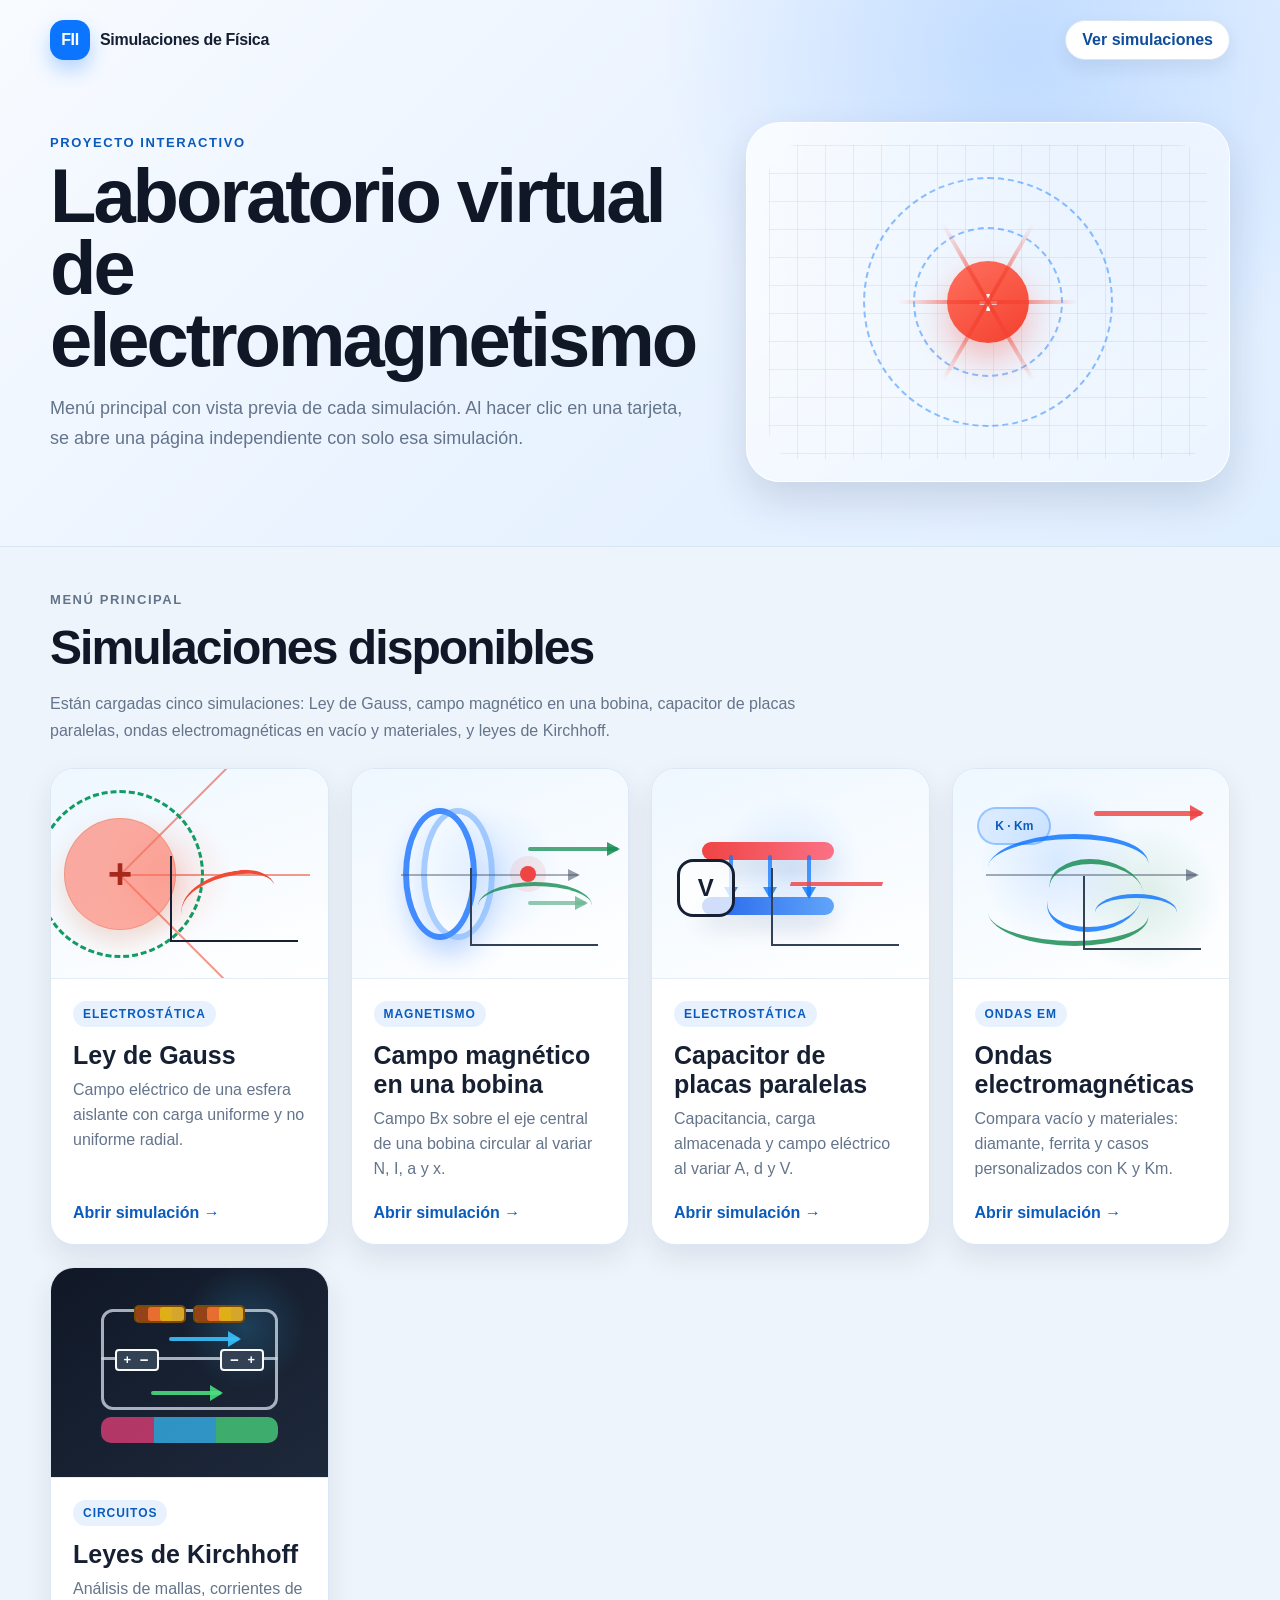
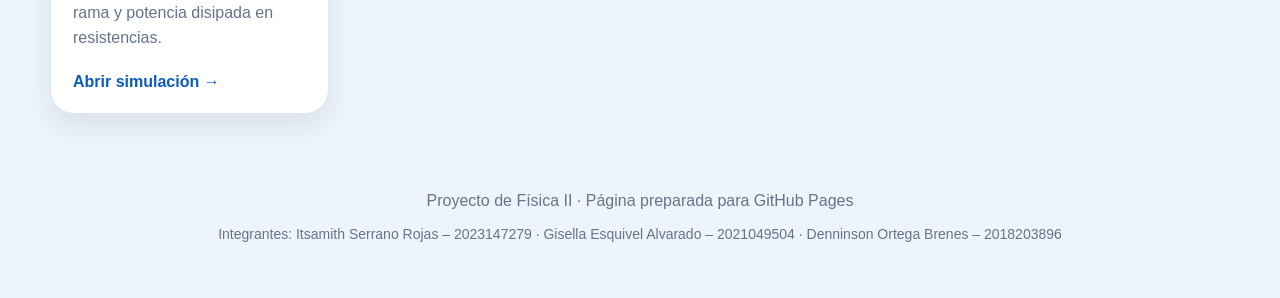
<file: index.html>
<!DOCTYPE html>
<html lang="es">
<head>
  <meta charset="UTF-8">
  <meta name="viewport" content="width=device-width, initial-scale=1.0">
  <title>Simulaciones de Física II</title>
  <meta name="description" content="Menú principal de simulaciones interactivas de Física II.">
  <link rel="stylesheet" href="style.css">
</head>
<body>
  <header class="site-header">
    <nav class="topbar contenedor-ancho" aria-label="Navegación principal">
      <a class="brand" href="index.html" aria-label="Ir al inicio">
        <span class="brand-mark">FII</span>
        <span>Simulaciones de Física</span>
      </a>
      <a class="topbar-link" href="#simulaciones">Ver simulaciones</a>
    </nav>

    <section class="hero contenedor-ancho">
      <div class="hero-texto">
        <p class="etiqueta">Proyecto interactivo</p>
        <h1>Laboratorio virtual de electromagnetismo</h1>
        <p>
          Menú principal con vista previa de cada simulación. Al hacer clic en una tarjeta,
          se abre una página independiente con solo esa simulación.
        </p>
      </div>

      <div class="hero-panel" aria-hidden="true">
        <div class="orbita orbita-uno"></div>
        <div class="orbita orbita-dos"></div>
        <div class="nucleo">+</div>
        <div class="campo campo-a"></div>
        <div class="campo campo-b"></div>
        <div class="campo campo-c"></div>
      </div>
    </section>
  </header>

  <main class="contenedor-ancho seccion" id="simulaciones">
    <div class="seccion-titulo">
      <p class="etiqueta">Menú principal</p>
      <h2>Simulaciones disponibles</h2>
      <p>
        Están cargadas cinco simulaciones: Ley de Gauss, campo magnético en una bobina,
        capacitor de placas paralelas, ondas electromagnéticas en vacío y materiales, y leyes de Kirchhoff.
      </p>
    </div>

    <section class="grid-simulaciones" aria-label="Listado de simulaciones">
      <a class="sim-card activa" href="gauss.html">
        <div class="preview preview-gauss">
          <span class="preview-linea linea-1"></span>
          <span class="preview-linea linea-2"></span>
          <span class="preview-linea linea-3"></span>
          <span class="preview-esfera"></span>
          <span class="preview-gaussiana"></span>
          <span class="preview-grafica"></span>
        </div>
        <div class="card-body">
          <span class="card-tag">Electrostática</span>
          <h3>Ley de Gauss</h3>
          <p>Campo eléctrico de una esfera aislante con carga uniforme y no uniforme radial.</p>
          <span class="abrir">Abrir simulación →</span>
        </div>
      </a>

      <a class="sim-card activa" href="campo.html">
        <div class="preview preview-bobina">
          <span class="bobina-aro"></span>
          <span class="bobina-aro bobina-aro-dos"></span>
          <span class="bobina-eje"></span>
          <span class="bobina-punto"></span>
          <span class="bobina-flecha flecha-uno"></span>
          <span class="bobina-flecha flecha-dos"></span>
          <span class="bobina-grafica"></span>
        </div>
        <div class="card-body">
          <span class="card-tag">Magnetismo</span>
          <h3>Campo magnético en una bobina</h3>
          <p>Campo Bx sobre el eje central de una bobina circular al variar N, I, a y x.</p>
          <span class="abrir">Abrir simulación →</span>
        </div>
      </a>

      <a class="sim-card activa" href="capacitor.html">
        <div class="preview preview-capacitor">
          <span class="capacitor-placa placa-superior"></span>
          <span class="capacitor-placa placa-inferior"></span>
          <span class="capacitor-campo campo-uno"></span>
          <span class="capacitor-campo campo-dos"></span>
          <span class="capacitor-campo campo-tres"></span>
          <span class="capacitor-fuente"></span>
          <span class="capacitor-grafica"></span>
        </div>
        <div class="card-body">
          <span class="card-tag">Electrostática</span>
          <h3>Capacitor de placas paralelas</h3>
          <p>Capacitancia, carga almacenada y campo eléctrico al variar A, d y V.</p>
          <span class="abrir">Abrir simulación →</span>
        </div>
      </a>

      <a class="sim-card activa" href="ondas.html">
        <div class="preview preview-ondas">
          <span class="onda-eje"></span>
          <span class="onda-seno onda-electrica"></span>
          <span class="onda-seno onda-magnetica"></span>
          <span class="onda-medio"></span>
          <span class="onda-flecha"></span>
          <span class="onda-grafica"></span>
        </div>
        <div class="card-body">
          <span class="card-tag">Ondas EM</span>
          <h3>Ondas electromagnéticas</h3>
          <p>Compara vacío y materiales: diamante, ferrita y casos personalizados con K y Km.</p>
          <span class="abrir">Abrir simulación →</span>
        </div>
      </a>

      <a class="sim-card activa" href="kirchhoff.html">
        <div class="preview preview-kirchhoff">
          <span class="circuito-cable cable-exterior"></span>
          <span class="circuito-cable cable-medio"></span>
          <span class="circuito-resistencia r-uno"></span>
          <span class="circuito-resistencia r-dos"></span>
          <span class="circuito-bateria bat-uno"></span>
          <span class="circuito-bateria bat-dos"></span>
          <span class="circuito-flecha flecha-circuito-uno"></span>
          <span class="circuito-flecha flecha-circuito-dos"></span>
          <span class="circuito-panel"></span>
        </div>
        <div class="card-body">
          <span class="card-tag">Circuitos</span>
          <h3>Leyes de Kirchhoff</h3>
          <p>Análisis de mallas, corrientes de rama y potencia disipada en resistencias.</p>
          <span class="abrir">Abrir simulación →</span>
        </div>
      </a>
    </section>
  </main>

  <footer class="footer contenedor-ancho">
    <p>Proyecto de Física II · Página preparada para GitHub Pages</p>
    <p class="footer-integrantes">Integrantes: Itsamith Serrano Rojas – 2023147279 · Gisella Esquivel Alvarado – 2021049504 · Denninson Ortega Brenes – 2018203896</p>
  </footer>
</body>
</html>
</file>
<file: style.css>
:root {
  --azul: #0b75ff;
  --azul-oscuro: #075ecf;
  --azul-suave: #e8f2ff;
  --texto: #172033;
  --muted: #64748b;
  --linea: #dbe4ef;
  --fondo: #eef4fb;
  --tarjeta: #ffffff;
  --sombra: 0 18px 42px rgba(15, 35, 70, 0.14);
  --radio: 24px;
}

* {
  box-sizing: border-box;
}

html {
  scroll-behavior: smooth;
}

body {
  margin: 0;
  font-family: Arial, Helvetica, sans-serif;
  background: var(--fondo);
  color: var(--texto);
}

a {
  color: inherit;
  text-decoration: none;
}

.contenedor-ancho {
  width: min(1180px, 94%);
  margin: 0 auto;
}

.site-header {
  position: relative;
  overflow: hidden;
  background:
    radial-gradient(circle at 80% 10%, rgba(11, 117, 255, 0.18), transparent 32%),
    linear-gradient(135deg, #f8fbff 0%, #eaf3ff 48%, #dfeeff 100%);
  border-bottom: 1px solid #d8e5f5;
}

.topbar {
  display: flex;
  align-items: center;
  justify-content: space-between;
  gap: 18px;
  padding: 20px 0;
}

.topbar-sim {
  padding-top: 16px;
  padding-bottom: 6px;
}

.brand {
  display: inline-flex;
  align-items: center;
  gap: 10px;
  font-weight: 800;
  letter-spacing: -0.02em;
}

.brand-mark {
  display: grid;
  place-items: center;
  width: 40px;
  height: 40px;
  border-radius: 14px;
  background: var(--azul);
  color: white;
  box-shadow: 0 10px 20px rgba(11, 117, 255, 0.28);
}

.topbar-link {
  display: inline-flex;
  align-items: center;
  justify-content: center;
  min-height: 40px;
  padding: 0 16px;
  border-radius: 999px;
  background: white;
  border: 1px solid #d8e5f5;
  color: #0f4c9a;
  font-weight: 700;
  box-shadow: 0 8px 18px rgba(15, 35, 70, 0.08);
}

.hero {
  display: grid;
  grid-template-columns: 1.15fr 0.85fr;
  align-items: center;
  gap: 42px;
  padding: 42px 0 64px;
}

.etiqueta {
  display: inline-flex;
  align-items: center;
  gap: 8px;
  margin: 0 0 10px;
  color: #0b5bbd;
  font-size: 13px;
  font-weight: 800;
  text-transform: uppercase;
  letter-spacing: 0.12em;
}

.hero h1,
.seccion-titulo h2,
.encabezado h1 {
  margin: 0;
  letter-spacing: -0.04em;
  color: #101827;
}

.hero h1 {
  max-width: 760px;
  font-size: clamp(42px, 6vw, 76px);
  line-height: 0.95;
}

.hero p:not(.etiqueta),
.seccion-titulo p,
.encabezado p {
  color: var(--muted);
  line-height: 1.65;
}

.hero p:not(.etiqueta) {
  max-width: 660px;
  font-size: 18px;
}

.hero-panel {
  position: relative;
  min-height: 360px;
  border-radius: 34px;
  background: linear-gradient(145deg, rgba(255,255,255,0.8), rgba(255,255,255,0.35));
  border: 1px solid rgba(255,255,255,0.9);
  box-shadow: var(--sombra);
  overflow: hidden;
}

.hero-panel::before {
  content: "";
  position: absolute;
  inset: 22px;
  border-radius: 28px;
  background:
    linear-gradient(90deg, rgba(15, 76, 154, 0.08) 1px, transparent 1px),
    linear-gradient(rgba(15, 76, 154, 0.08) 1px, transparent 1px);
  background-size: 28px 28px;
}

.orbita,
.nucleo,
.campo {
  position: absolute;
  left: 50%;
  top: 50%;
  transform: translate(-50%, -50%);
}

.orbita {
  border: 2px dashed rgba(11, 117, 255, 0.45);
  border-radius: 50%;
}

.orbita-uno {
  width: 150px;
  height: 150px;
}

.orbita-dos {
  width: 250px;
  height: 250px;
}

.nucleo {
  display: grid;
  place-items: center;
  width: 82px;
  height: 82px;
  border-radius: 50%;
  background: linear-gradient(145deg, #ff715f, #f43f2e);
  color: white;
  font-size: 34px;
  font-weight: 900;
  box-shadow: 0 16px 34px rgba(244, 63, 46, 0.32);
}

.campo {
  width: 180px;
  height: 4px;
  background: linear-gradient(90deg, transparent, rgba(244, 63, 46, 0.85), transparent);
  border-radius: 999px;
}

.campo-a { transform: translate(-50%, -50%) rotate(0deg); }
.campo-b { transform: translate(-50%, -50%) rotate(60deg); }
.campo-c { transform: translate(-50%, -50%) rotate(-60deg); }

.seccion {
  padding: 42px 0 34px;
}

.seccion-titulo {
  max-width: 760px;
  margin-bottom: 24px;
}

.seccion-titulo h2 {
  font-size: clamp(30px, 4vw, 48px);
}

.grid-simulaciones {
  display: grid;
  grid-template-columns: repeat(3, minmax(0, 1fr));
  gap: 22px;
}

.sim-card {
  display: flex;
  min-height: 430px;
  flex-direction: column;
  overflow: hidden;
  border-radius: var(--radio);
  background: var(--tarjeta);
  border: 1px solid #dce8f6;
  box-shadow: 0 12px 28px rgba(15, 35, 70, 0.09);
  transition: transform 180ms ease, box-shadow 180ms ease, border-color 180ms ease;
}

.sim-card.activa:hover {
  transform: translateY(-6px);
  border-color: rgba(11, 117, 255, 0.48);
  box-shadow: 0 22px 50px rgba(15, 35, 70, 0.17);
}

.sim-card.pendiente {
  opacity: 0.72;
}

.preview {
  position: relative;
  min-height: 210px;
  overflow: hidden;
  background: linear-gradient(160deg, #eef7ff, #ffffff);
  border-bottom: 1px solid #e2edf8;
}

.preview-gauss {
  background:
    radial-gradient(circle at 42% 52%, rgba(255, 112, 92, 0.18), transparent 34%),
    linear-gradient(160deg, #eef7ff, #ffffff);
}

.preview-esfera {
  position: absolute;
  left: 25%;
  top: 50%;
  width: 112px;
  height: 112px;
  transform: translate(-50%, -50%);
  border-radius: 50%;
  background: rgba(255, 112, 92, 0.58);
  box-shadow: inset 0 0 0 1px rgba(194, 65, 12, 0.2), 0 12px 26px rgba(194, 65, 12, 0.18);
}

.preview-esfera::after {
  content: "+";
  position: absolute;
  inset: 0;
  display: grid;
  place-items: center;
  color: #a6291d;
  font-size: 42px;
  font-weight: 900;
}

.preview-gaussiana {
  position: absolute;
  left: 25%;
  top: 50%;
  width: 168px;
  height: 168px;
  transform: translate(-50%, -50%);
  border: 3px dashed #129b62;
  border-radius: 50%;
}

.preview-linea {
  position: absolute;
  left: 25%;
  top: 50%;
  width: 190px;
  height: 2px;
  transform-origin: left center;
  background: rgba(235, 70, 45, 0.55);
}

.linea-1 { transform: rotate(0deg); }
.linea-2 { transform: rotate(45deg); }
.linea-3 { transform: rotate(-45deg); }

.preview-grafica {
  position: absolute;
  right: 30px;
  bottom: 36px;
  width: 128px;
  height: 86px;
  border-left: 2px solid #172033;
  border-bottom: 2px solid #172033;
}

.preview-grafica::before {
  content: "";
  position: absolute;
  left: 8px;
  bottom: 12px;
  width: 96px;
  height: 52px;
  border-radius: 70% 40% 45% 15%;
  border-top: 4px solid #ef4b35;
  transform: rotate(-8deg);
}

.preview-placeholder {
  display: grid;
  place-items: center;
  background: linear-gradient(160deg, #f5f7fb, #ffffff);
}

.preview-placeholder span {
  position: absolute;
  width: 110px;
  height: 110px;
  border-radius: 50%;
  border: 2px solid rgba(100, 116, 139, 0.26);
}

.preview-placeholder span:nth-child(1) { transform: translateX(-50px); }
.preview-placeholder span:nth-child(2) { transform: translateX(28px) scale(0.75); }
.preview-placeholder span:nth-child(3) { transform: translate(80px, 30px) scale(0.45); }

.card-body {
  display: flex;
  flex: 1;
  flex-direction: column;
  padding: 22px;
}

.card-tag {
  width: fit-content;
  padding: 6px 10px;
  border-radius: 999px;
  background: var(--azul-suave);
  color: #0b5bbd;
  font-size: 12px;
  font-weight: 800;
  text-transform: uppercase;
  letter-spacing: 0.08em;
}

.card-body h3 {
  margin: 14px 0 8px;
  font-size: 25px;
}

.card-body p {
  margin: 0;
  color: var(--muted);
  line-height: 1.55;
}

.abrir {
  margin-top: auto;
  padding-top: 22px;
  color: #0b5bbd;
  font-weight: 800;
}

.footer {
  padding: 28px 0 42px;
  color: var(--muted);
  text-align: center;
}

/* Página de simulación */
.pagina-simulacion {
  background:
    radial-gradient(circle at 15% 0%, rgba(11, 117, 255, 0.12), transparent 28%),
    var(--fondo);
}

.contenedor {
  width: min(1220px, 96%);
  margin: 0 auto;
  padding: 24px 0 40px;
}

.encabezado {
  text-align: center;
  margin-bottom: 18px;
}

.encabezado-sim {
  max-width: 860px;
  margin-left: auto;
  margin-right: auto;
}

.encabezado h1 {
  font-size: clamp(30px, 4vw, 48px);
}

.zona-principal {
  display: grid;
  grid-template-columns: 790px minmax(320px, 1fr);
  gap: 18px;
  align-items: start;
}

.tarjeta {
  background: white;
  border: 1px solid #dce8f6;
  border-radius: 20px;
  box-shadow: var(--sombra);
}

.canvas-card {
  padding: 10px;
  overflow-x: auto;
}

#canvas-container canvas {
  display: block;
  border-radius: 16px;
}

.panel-lateral {
  padding: 20px;
}

.bloque {
  border-bottom: 1px solid #e2e8f0;
  padding-bottom: 18px;
  margin-bottom: 18px;
}

.bloque:last-child {
  border-bottom: none;
  margin-bottom: 0;
  padding-bottom: 0;
}

.bloque h2 {
  margin: 0 0 14px;
  font-size: 20px;
}

label {
  display: flex;
  justify-content: space-between;
  gap: 10px;
  font-size: 14px;
  margin-top: 12px;
}

label span {
  font-weight: bold;
  color: #0b69d1;
}

select {
  width: 100%;
  padding: 10px;
  border: 1px solid #cbd5e1;
  border-radius: 10px;
  margin: 8px 0 10px;
  font-weight: bold;
  background: #f8fafc;
}

input[type="range"] {
  width: 100%;
  margin: 8px 0 10px;
  accent-color: var(--azul);
}

button {
  width: 100%;
  border: none;
  background: var(--azul);
  color: white;
  padding: 10px 12px;
  margin-top: 8px;
  border-radius: 10px;
  cursor: pointer;
  font-weight: bold;
}

button:hover {
  background: var(--azul-oscuro);
}

.datos p {
  margin: 8px 0;
  font-size: 14px;
}

.datos span {
  color: #4a5568;
}

.caso {
  margin-top: 12px !important;
  padding: 10px;
  border-radius: 10px;
  background: #eef6ff;
  color: #075ecf;
  font-weight: bold;
}

.formulas p {
  margin: 10px 0 6px;
  font-size: 14px;
}

.formula {
  background: #f7fafc;
  border-left: 4px solid var(--azul);
  padding: 10px;
  border-radius: 8px;
  margin-bottom: 10px;
  font-family: "Courier New", monospace;
  font-size: 14px;
  line-height: 1.5;
}

.nota {
  background: #fff7ed;
  padding: 10px;
  border-radius: 10px;
  color: #9a3412;
}

@media (max-width: 1050px) {
  .hero,
  .zona-principal {
    grid-template-columns: 1fr;
  }

  .hero-panel {
    min-height: 280px;
  }

  .grid-simulaciones {
    grid-template-columns: repeat(2, minmax(0, 1fr));
  }
}

@media (max-width: 680px) {
  .topbar {
    align-items: flex-start;
    flex-direction: column;
  }

  .grid-simulaciones {
    grid-template-columns: 1fr;
  }

  .sim-card {
    min-height: 0;
  }

  .hero {
    padding-top: 26px;
  }
}

.placeholder-page h1 {
  margin: 0;
  font-size: clamp(34px, 5vw, 58px);
  letter-spacing: -0.04em;
  color: #101827;
}

.placeholder-box {
  max-width: 820px;
  padding: 26px;
}


/* Ajustes para varias simulaciones */
.grid-dos {
  grid-template-columns: repeat(2, minmax(0, 1fr));
}

#canvas-container-campo canvas {
  display: block;
  border-radius: 16px;
}

/* Vista previa de la bobina */
.preview-bobina {
  background:
    radial-gradient(circle at 50% 50%, rgba(0, 110, 255, 0.10), transparent 40%),
    linear-gradient(160deg, #eef7ff, #ffffff);
}

.bobina-aro,
.bobina-aro-dos {
  position: absolute;
  left: 32%;
  top: 50%;
  width: 74px;
  height: 132px;
  transform: translate(-50%, -50%);
  border: 6px solid rgba(0, 100, 255, 0.72);
  border-radius: 50%;
  box-shadow: 0 14px 28px rgba(0, 100, 255, 0.16);
}

.bobina-aro-dos {
  left: calc(32% + 18px);
  border-color: rgba(75, 150, 255, 0.46);
}

.bobina-eje {
  position: absolute;
  left: 18%;
  top: 50%;
  width: 64%;
  height: 2px;
  background: rgba(70, 80, 100, 0.45);
}

.bobina-eje::after {
  content: "";
  position: absolute;
  right: -2px;
  top: -5px;
  border-left: 12px solid rgba(70, 80, 100, 0.55);
  border-top: 6px solid transparent;
  border-bottom: 6px solid transparent;
}

.bobina-punto {
  position: absolute;
  left: 64%;
  top: 50%;
  width: 16px;
  height: 16px;
  transform: translate(-50%, -50%);
  border-radius: 50%;
  background: #ef4444;
  box-shadow: 0 0 0 10px rgba(239, 68, 68, 0.10);
}

.bobina-flecha {
  position: absolute;
  left: 64%;
  top: 37%;
  width: 90px;
  height: 4px;
  background: rgba(20, 140, 80, 0.75);
  border-radius: 999px;
}

.bobina-flecha::after {
  content: "";
  position: absolute;
  right: -2px;
  top: -5px;
  border-left: 13px solid rgba(20, 140, 80, 0.85);
  border-top: 7px solid transparent;
  border-bottom: 7px solid transparent;
}

.flecha-dos {
  top: 63%;
  width: 58px;
  opacity: 0.6;
}

.bobina-grafica {
  position: absolute;
  right: 30px;
  bottom: 32px;
  width: 128px;
  height: 78px;
  border-left: 2px solid #334155;
  border-bottom: 2px solid #334155;
}

.bobina-grafica::after {
  content: "";
  position: absolute;
  left: 6px;
  right: 6px;
  top: 14px;
  height: 44px;
  border-top: 4px solid rgba(20, 140, 80, 0.8);
  border-radius: 50% 50% 0 0;
}

@media (max-width: 1050px) {
  .grid-dos {
    grid-template-columns: 1fr;
  }
}

/* Ajustes para la simulación de capacitor */
#canvas-container-capacitor canvas {
  display: block;
  border-radius: 16px;
}

/* Vista previa del capacitor */
.preview-capacitor {
  background:
    radial-gradient(circle at 50% 48%, rgba(11, 117, 255, 0.11), transparent 42%),
    linear-gradient(160deg, #eef7ff, #ffffff);
}

.capacitor-placa {
  position: absolute;
  left: 18%;
  width: 48%;
  height: 18px;
  border-radius: 999px;
  box-shadow: 0 12px 24px rgba(15, 35, 70, 0.12);
}

.placa-superior {
  top: 35%;
  background: linear-gradient(90deg, #ef4444, #fb7185);
}

.placa-inferior {
  top: 61%;
  background: linear-gradient(90deg, #2563eb, #60a5fa);
}

.capacitor-campo {
  position: absolute;
  top: 41%;
  width: 4px;
  height: 42px;
  border-radius: 999px;
  background: rgba(11, 117, 255, 0.72);
}

.capacitor-campo::after {
  content: "";
  position: absolute;
  left: -5px;
  bottom: -2px;
  border-top: 12px solid rgba(11, 117, 255, 0.78);
  border-left: 7px solid transparent;
  border-right: 7px solid transparent;
}

.campo-uno { left: 28%; }
.campo-dos { left: 42%; }
.campo-tres { left: 56%; }

.capacitor-fuente {
  position: absolute;
  left: 9%;
  top: 43%;
  width: 58px;
  height: 58px;
  border: 3px solid #172033;
  border-radius: 16px;
  background: rgba(255, 255, 255, 0.78);
}

.capacitor-fuente::before {
  content: "V";
  position: absolute;
  inset: 0;
  display: grid;
  place-items: center;
  color: #172033;
  font-size: 24px;
  font-weight: 900;
}

.capacitor-grafica {
  position: absolute;
  right: 30px;
  bottom: 32px;
  width: 128px;
  height: 78px;
  border-left: 2px solid #334155;
  border-bottom: 2px solid #334155;
}

.capacitor-grafica::after {
  content: "";
  position: absolute;
  left: 10px;
  bottom: 12px;
  width: 92px;
  height: 46px;
  border-top: 4px solid rgba(239, 68, 68, 0.82);
  transform: skewX(-18deg);
}

/* Ajustes para cuatro simulaciones */
.grid-simulaciones {
  grid-template-columns: repeat(auto-fit, minmax(255px, 1fr));
}

/* Ajustes para la simulación de ondas electromagnéticas */
#canvas-container-ondas canvas {
  display: block;
  border-radius: 16px;
}

/* Vista previa de ondas electromagnéticas */
.preview-ondas {
  background:
    radial-gradient(circle at 38% 45%, rgba(11, 117, 255, 0.13), transparent 38%),
    radial-gradient(circle at 70% 62%, rgba(20, 140, 80, 0.13), transparent 32%),
    linear-gradient(160deg, #eef7ff, #ffffff);
}

.onda-eje {
  position: absolute;
  left: 12%;
  top: 50%;
  width: 76%;
  height: 2px;
  background: rgba(71, 85, 105, 0.48);
}

.onda-eje::after {
  content: "";
  position: absolute;
  right: -3px;
  top: -5px;
  border-left: 13px solid rgba(71, 85, 105, 0.62);
  border-top: 6px solid transparent;
  border-bottom: 6px solid transparent;
}

.onda-seno {
  position: absolute;
  left: 13%;
  width: 58%;
  height: 64px;
  border-radius: 50%;
  background: transparent;
}

.onda-electrica {
  top: 31%;
  border-top: 5px solid rgba(11, 117, 255, 0.82);
  transform: skewX(-12deg);
}

.onda-electrica::after {
  content: "";
  position: absolute;
  left: 42%;
  top: 30px;
  width: 58%;
  height: 58px;
  border-bottom: 5px solid rgba(11, 117, 255, 0.82);
  border-radius: 50%;
}

.onda-magnetica {
  top: 54%;
  border-bottom: 5px solid rgba(20, 140, 80, 0.82);
  transform: skewX(12deg);
}

.onda-magnetica::after {
  content: "";
  position: absolute;
  left: 42%;
  top: -23px;
  width: 58%;
  height: 58px;
  border-top: 5px solid rgba(20, 140, 80, 0.82);
  border-radius: 50%;
}

.onda-medio {
  position: absolute;
  left: 9%;
  top: 18%;
  width: 74px;
  height: 38px;
  border-radius: 999px;
  background: rgba(11, 117, 255, 0.10);
  border: 2px solid rgba(11, 117, 255, 0.32);
}

.onda-medio::before {
  content: "K · Km";
  position: absolute;
  inset: 0;
  display: grid;
  place-items: center;
  color: #0b5bbd;
  font-size: 12px;
  font-weight: 900;
}

.onda-flecha {
  position: absolute;
  left: 51%;
  top: 20%;
  width: 108px;
  height: 5px;
  border-radius: 999px;
  background: rgba(239, 68, 68, 0.82);
}

.onda-flecha::after {
  content: "";
  position: absolute;
  right: -2px;
  top: -6px;
  border-left: 14px solid rgba(239, 68, 68, 0.88);
  border-top: 8px solid transparent;
  border-bottom: 8px solid transparent;
}

.onda-grafica {
  position: absolute;
  right: 28px;
  bottom: 28px;
  width: 118px;
  height: 74px;
  border-left: 2px solid #334155;
  border-bottom: 2px solid #334155;
}

.onda-grafica::after {
  content: "";
  position: absolute;
  left: 10px;
  bottom: 18px;
  width: 82px;
  height: 32px;
  border-top: 4px solid rgba(11, 117, 255, 0.82);
  border-radius: 50% 50% 0 0;
}

@media (max-width: 1050px) {
  .grid-simulaciones {
    grid-template-columns: repeat(2, minmax(0, 1fr));
  }
}

@media (max-width: 680px) {
  .grid-simulaciones {
    grid-template-columns: 1fr;
  }
}


.footer-integrantes {
  margin-top: 8px;
  font-size: 14px;
}

input[type="number"] {
  width: 100%;
  padding: 10px;
  border: 1px solid #cbd5e1;
  border-radius: 10px;
  margin: 8px 0 10px;
  font-weight: bold;
  background: #f8fafc;
  color: var(--texto);
}

.canvas-card canvas {
  display: block;
  border-radius: 16px;
}

.preview-kirchhoff {
  background:
    radial-gradient(circle at 70% 28%, rgba(56, 189, 248, 0.20), transparent 25%),
    linear-gradient(145deg, #101827, #1e293b);
}

.circuito-cable,
.circuito-resistencia,
.circuito-bateria,
.circuito-flecha,
.circuito-panel {
  position: absolute;
}

.circuito-cable {
  border: 3px solid rgba(203, 213, 225, 0.80);
  border-radius: 12px;
}

.cable-exterior {
  left: 18%;
  top: 20%;
  width: 64%;
  height: 48%;
}

.cable-medio {
  left: 18%;
  top: 43%;
  width: 64%;
  height: 0;
  border-left: none;
  border-right: none;
  border-bottom: none;
}

.circuito-resistencia {
  width: 52px;
  height: 18px;
  border-radius: 5px;
  background: #d4a72c;
  border: 2px solid #7c4a03;
  box-shadow:
    inset 12px 0 0 rgba(120, 53, 15, 0.75),
    inset 24px 0 0 rgba(239, 68, 68, 0.60),
    inset 36px 0 0 rgba(234, 179, 8, 0.60);
}

.r-uno {
  left: 30%;
  top: 18%;
}

.r-dos {
  right: 30%;
  top: 18%;
}

.circuito-bateria {
  width: 44px;
  height: 22px;
  border-radius: 4px;
  background: #334155;
  border: 2px solid #f8fafc;
}

.circuito-bateria::before {
  content: "+";
  position: absolute;
  left: 7px;
  top: 1px;
  color: #fff;
  font-weight: 900;
  font-size: 13px;
}

.circuito-bateria::after {
  content: "−";
  position: absolute;
  right: 8px;
  top: 0;
  color: #fff;
  font-weight: 900;
  font-size: 15px;
}

.bat-uno {
  left: 23%;
  top: 39%;
}

.bat-dos {
  right: 23%;
  top: 39%;
  transform: scaleX(-1);
}

.circuito-flecha {
  width: 70px;
  height: 4px;
  border-radius: 999px;
  background: rgba(74, 222, 128, 0.88);
}

.circuito-flecha::after {
  content: "";
  position: absolute;
  right: -2px;
  top: -6px;
  border-left: 13px solid rgba(74, 222, 128, 0.88);
  border-top: 8px solid transparent;
  border-bottom: 8px solid transparent;
}

.flecha-circuito-uno {
  left: 36%;
  top: 59%;
}

.flecha-circuito-dos {
  right: 32%;
  top: 33%;
  background: rgba(56, 189, 248, 0.92);
}

.flecha-circuito-dos::after {
  border-left-color: rgba(56, 189, 248, 0.92);
}

.circuito-panel {
  left: 18%;
  right: 18%;
  bottom: 16%;
  height: 26px;
  border-radius: 10px;
  background:
    linear-gradient(90deg, rgba(236, 64, 122, 0.85) 0 30%, rgba(56, 189, 248, 0.85) 30% 65%, rgba(74, 222, 128, 0.85) 65% 100%);
  opacity: 0.86;
}
</file>
